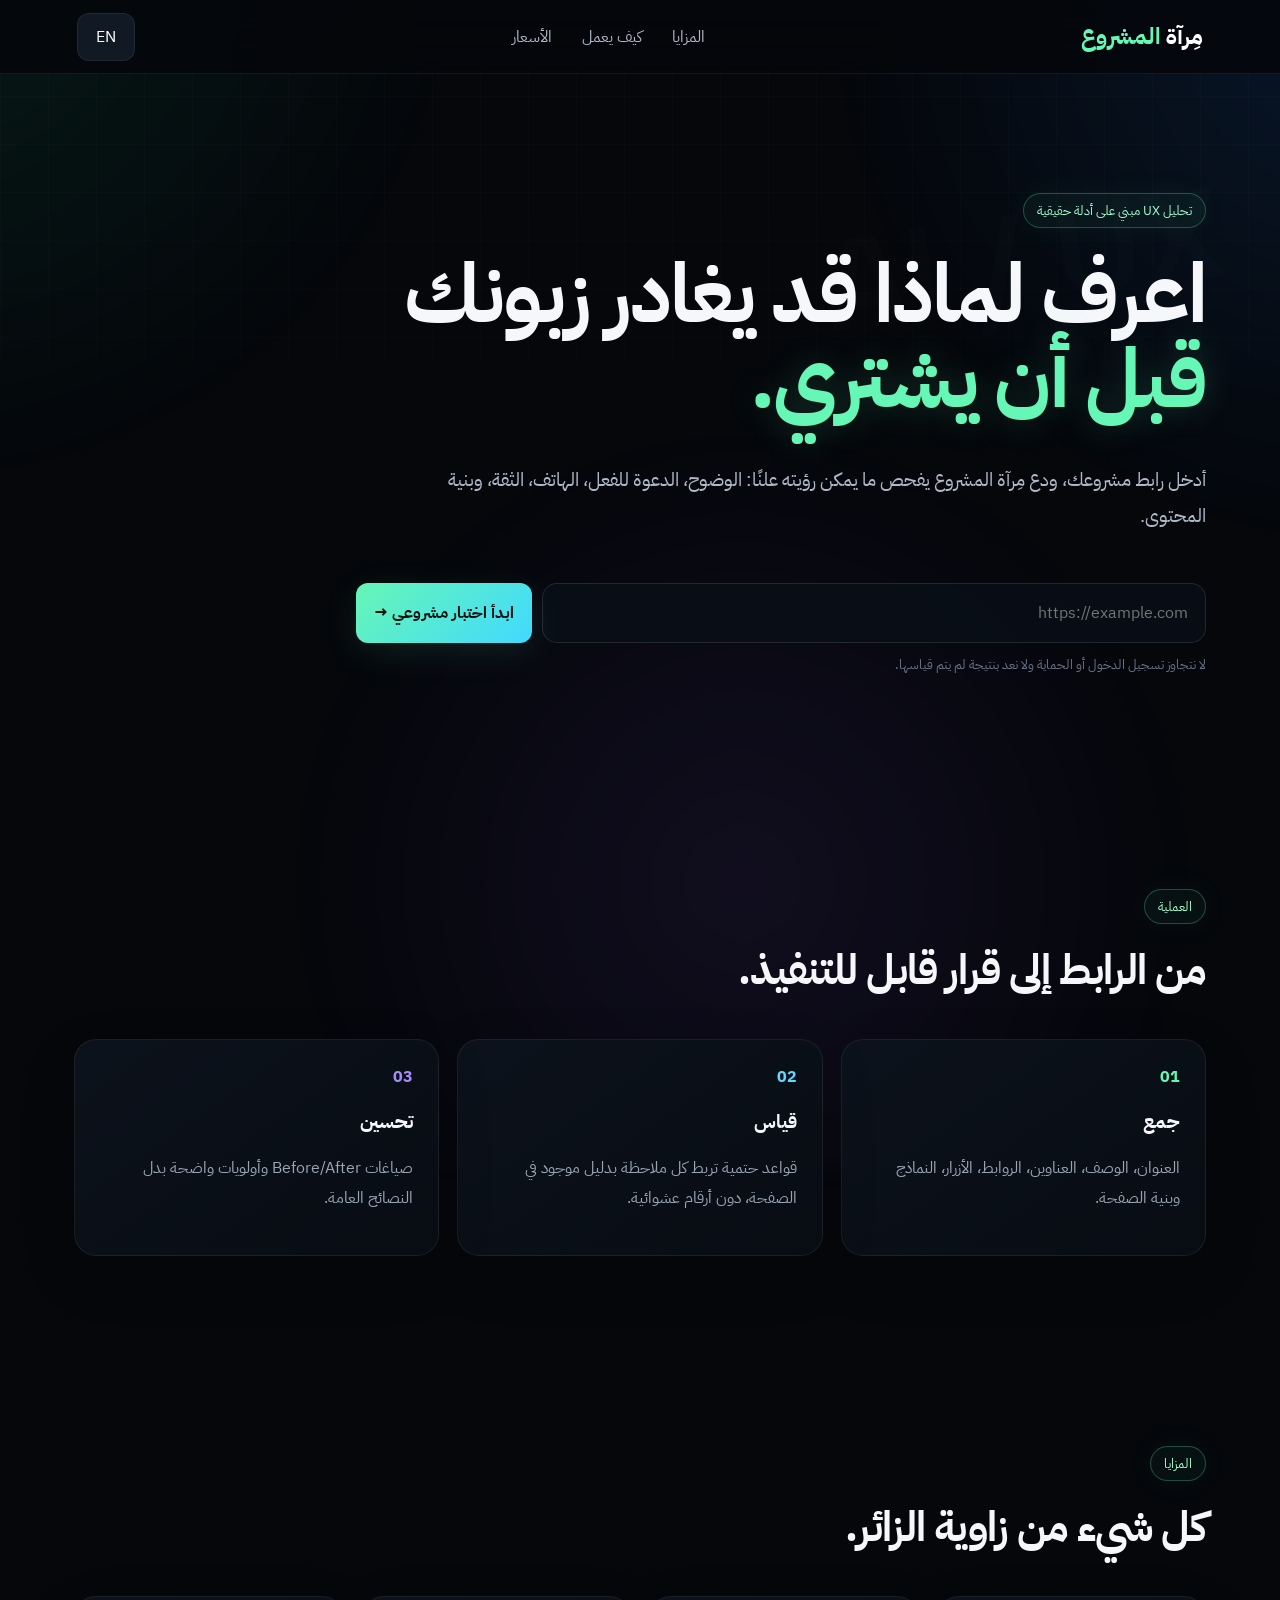
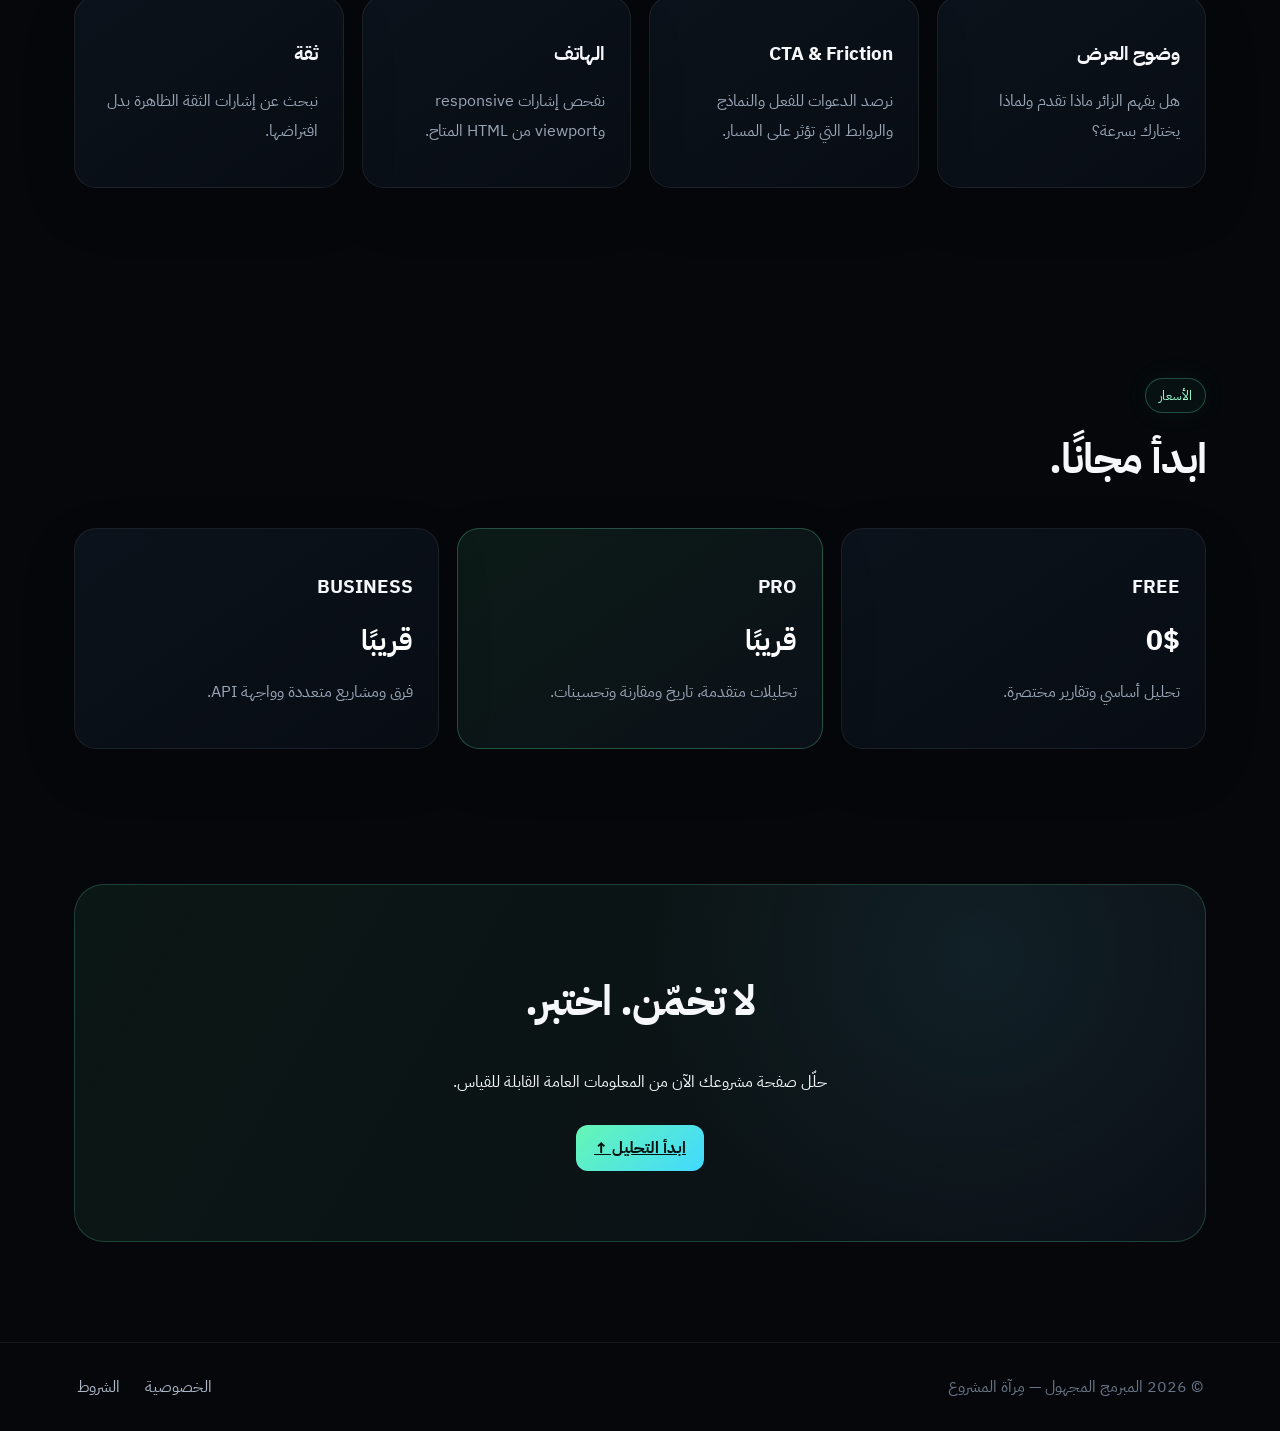
<file: index.html>
<!doctype html>
<html lang="ar" dir="rtl"><head><meta charset="UTF-8"><meta name="viewport" content="width=device-width,initial-scale=1"><meta name="description" content="مِرآة المشروع — تحليل تجربة المستخدم ووضوح العرض للمشاريع الرقمية."><meta property="og:title" content="مِرآة المشروع"><meta property="og:description" content="اعرف لماذا قد يغادر زبونك قبل أن يشتري."><title>مِرآة المشروع | المبرمج المجهول</title><link rel="stylesheet" href="./styles.css"></head>
<body><header><a class="brand" href="./">مِرآة <span>المشروع</span></a><nav><a href="#features">المزايا</a><a href="#workflow">كيف يعمل</a><a href="#pricing">الأسعار</a></nav><button id="lang">EN</button></header>
<main><section class="hero"><div class="badge">تحليل UX مبني على أدلة حقيقية</div><h1>اعرف لماذا قد يغادر زبونك <em>قبل أن يشتري.</em></h1><p>أدخل رابط مشروعك، ودع مِرآة المشروع يفحص ما يمكن رؤيته علنًا: الوضوح، الدعوة للفعل، الهاتف، الثقة، وبنية المحتوى.</p><form id="analyze"><input id="url" type="url" placeholder="https://example.com" required><button>ابدأ اختبار مشروعي <b>→</b></button></form><small>لا نتجاوز تسجيل الدخول أو الحماية ولا نعد بنتيجة لم يتم قياسها.</small></section>
<section id="result" class="result hidden"><div class="result-head"><div><span class="badge">تقرير التحليل</span><h2 id="siteTitle">—</h2><p id="siteUrl">—</p></div><button id="print">طباعة / PDF</button></div><div class="scores" id="scores"></div><div class="grid2"><div class="panel"><h3>المشاكل المكتشفة</h3><div id="issues"></div></div><div class="panel"><h3>الشخصيات الأكثر تأثرًا</h3><div id="personas"></div></div></div><div class="panel"><h3>اقتراحات Before / After</h3><div id="recommendations"></div></div></section>
<section id="workflow" class="section"><div><span class="badge">العملية</span><h2>من الرابط إلى قرار قابل للتنفيذ.</h2></div><div class="steps"><article><b>01</b><h3>جمع</h3><p>العنوان، الوصف، العناوين، الروابط، الأزرار، النماذج وبنية الصفحة.</p></article><article><b>02</b><h3>قياس</h3><p>قواعد حتمية تربط كل ملاحظة بدليل موجود في الصفحة، دون أرقام عشوائية.</p></article><article><b>03</b><h3>تحسين</h3><p>صياغات Before/After وأولويات واضحة بدل النصائح العامة.</p></article></div></section>
<section id="features" class="section"><span class="badge">المزايا</span><h2>كل شيء من زاوية الزائر.</h2><div class="cards"><article><h3>وضوح العرض</h3><p>هل يفهم الزائر ماذا تقدم ولماذا يختارك بسرعة؟</p></article><article><h3>CTA & Friction</h3><p>نرصد الدعوات للفعل والنماذج والروابط التي تؤثر على المسار.</p></article><article><h3>الهاتف</h3><p>نفحص إشارات responsive وviewport من HTML المتاح.</p></article><article><h3>ثقة</h3><p>نبحث عن إشارات الثقة الظاهرة بدل افتراضها.</p></article></div></section>
<section id="pricing" class="section pricing"><span class="badge">الأسعار</span><h2>ابدأ مجانًا.</h2><div class="cards"><article><h3>FREE</h3><strong>0$</strong><p>تحليل أساسي وتقارير مختصرة.</p></article><article class="featured"><h3>PRO</h3><strong>قريبًا</strong><p>تحليلات متقدمة، تاريخ ومقارنة وتحسينات.</p></article><article><h3>BUSINESS</h3><strong>قريبًا</strong><p>فرق ومشاريع متعددة وواجهة API.</p></article></div></section>
<section class="cta"><h2>لا تخمّن. اختبر.</h2><p>حلّل صفحة مشروعك الآن من المعلومات العامة القابلة للقياس.</p><a href="#" onclick="window.scrollTo({top:0,behavior:'smooth'});return false">ابدأ التحليل ↑</a></section></main><footer><span>© 2026 المبرمج المجهول — مِرآة المشروع</span><a href="./privacy.html">الخصوصية</a><a href="./terms.html">الشروط</a></footer><script src="./app.js"></script></body></html>
</file>
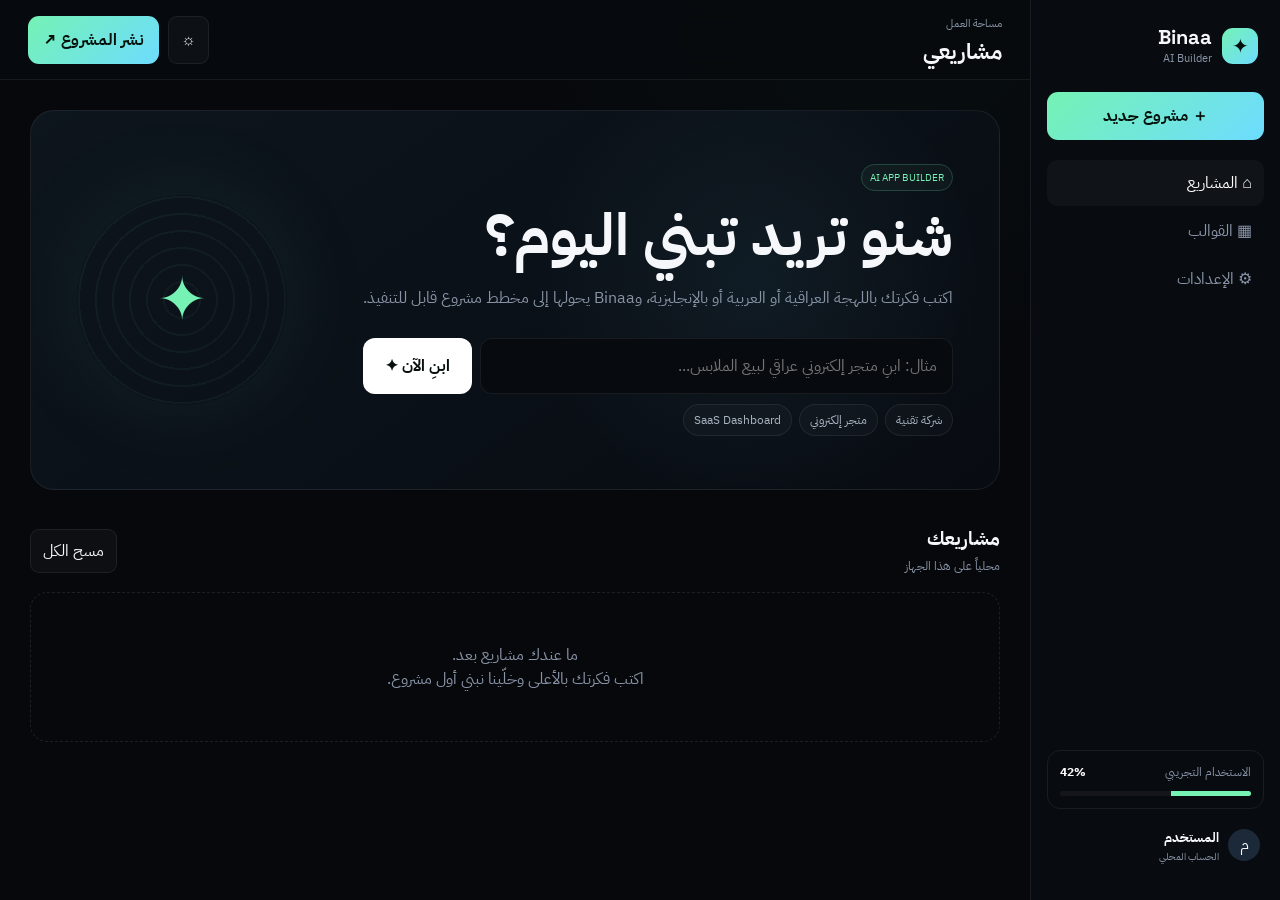
<file: builder/index.html>
<!doctype html>
<html lang="ar" dir="rtl"><head><meta charset="utf-8"><meta name="viewport" content="width=device-width,initial-scale=1"><meta name="description" content="Binaa AI — منصة لبناء المواقع والتطبيقات بالذكاء الاصطناعي"><title>Binaa AI — AI App Builder</title><link rel="stylesheet" href="./styles.css"></head>
<body>
<div class="shell">
<aside class="sidebar">
  <div class="logo"><span class="logo-mark">✦</span><div><b>Binaa</b><small>AI Builder</small></div></div>
  <button class="new" id="newProject">＋ مشروع جديد</button>
  <nav><button class="nav active" data-view="projects">⌂ المشاريع</button><button class="nav" data-view="templates">▦ القوالب</button><button class="nav" data-view="settings">⚙ الإعدادات</button></nav>
  <div class="side-bottom"><div class="usage"><span>الاستخدام التجريبي</span><b>42%</b><div class="bar"><i></i></div></div><div class="profile"><span class="avatar">م</span><div><b>المستخدم</b><small>الحساب المحلي</small></div></div></div>
</aside>
<main>
<header class="top"><div><span class="eyebrow">مساحة العمل</span><h1 id="pageTitle">مشاريعي</h1></div><div class="top-actions"><button class="icon" id="theme">☼</button><button class="publish" id="publish">نشر المشروع ↗</button></div></header>
<section id="projects" class="view active"><div class="hero-card"><div><span class="pill">AI APP BUILDER</span><h2>شنو تريد تبني اليوم؟</h2><p>اكتب فكرتك باللهجة العراقية أو العربية أو بالإنجليزية، وBinaa يحولها إلى مخطط مشروع قابل للتنفيذ.</p><div class="prompt-row"><input id="idea" placeholder="مثال: ابنِ متجر إلكتروني عراقي لبيع الملابس..."><button id="build">ابنِ الآن ✦</button></div><div class="suggestions"><button data-prompt="موقع شركة تقنية حديث بتصميم داكن">شركة تقنية</button><button data-prompt="متجر إلكتروني سريع للموبايل">متجر إلكتروني</button><button data-prompt="لوحة تحكم SaaS احترافية">SaaS Dashboard</button></div></div><div class="orb"><span>✦</span></div></div>
<div class="section-head"><div><h3>مشاريعك</h3><span>محلياً على هذا الجهاز</span></div><button class="ghost" id="clear">مسح الكل</button></div><div class="project-grid" id="projectGrid"></div></section>
<section id="templates" class="view"><div class="section-head"><div><h3>قوالب جاهزة</h3><span>ابدأ من نقطة أسرع</span></div></div><div class="template-grid" id="templateGrid"></div></section>
<section id="settings" class="view"><div class="settings-card"><h3>الإعدادات</h3><label>لغة الواجهة<select id="language"><option>العربية — RTL</option><option>English — LTR</option></select></label><label>وضع الذكاء الاصطناعي<select><option>Demo Mode — بدون مفتاح</option><option>Provider API — عبر البيئة</option></select></label><div class="notice">Binaa يعمل بوضع Demo افتراضياً. عند ربط مزود AI حقيقي، ضع المفتاح في متغيرات البيئة ولا تضعه داخل المتصفح.</div></div></section>
<section id="studio" class="studio view"><div class="studio-head"><button class="back" id="back">← المشاريع</button><div><b id="studioName">مشروع جديد</b><small id="studioStatus">جاهز للبناء</small></div><div class="studio-actions"><button>Code</button><button>Data</button><button>Logs</button><button class="publish">Publish</button></div></div><div class="workspace"><div class="chat panel"><div class="panel-title">المساعد <span class="live">● Demo</span></div><div class="messages" id="messages"></div><div class="composer"><textarea id="chatInput" rows="2" placeholder="اكتب تعديلاً... مثال: غيّر اللون للأخضر وأضف صفحة أسعار"></textarea><button id="send">↑</button></div></div><div class="preview panel"><div class="panel-title"><span>Preview</span><div class="device"><button class="selected">Desktop</button><button>Mobile</button></div></div><div class="browser"><div class="dots">● ● ●</div><div id="preview"></div></div></div><div class="files panel"><div class="panel-title">Files</div><div class="tree"><div>▾ 📁 src</div><div class="indent">◉ App.tsx</div><div class="indent">◉ components</div><div>▾ 📁 public</div><div class="indent">◉ favicon.svg</div><div>⚙ package.json</div><div>◇ README.md</div></div><div class="mini-log"><b>Activity</b><p>✓ Project initialized</p><p>✓ Demo preview generated</p><p>• Waiting for your next instruction</p></div></div></div></section>
</main></div><script src="./app.js"></script></body></html>
</file>
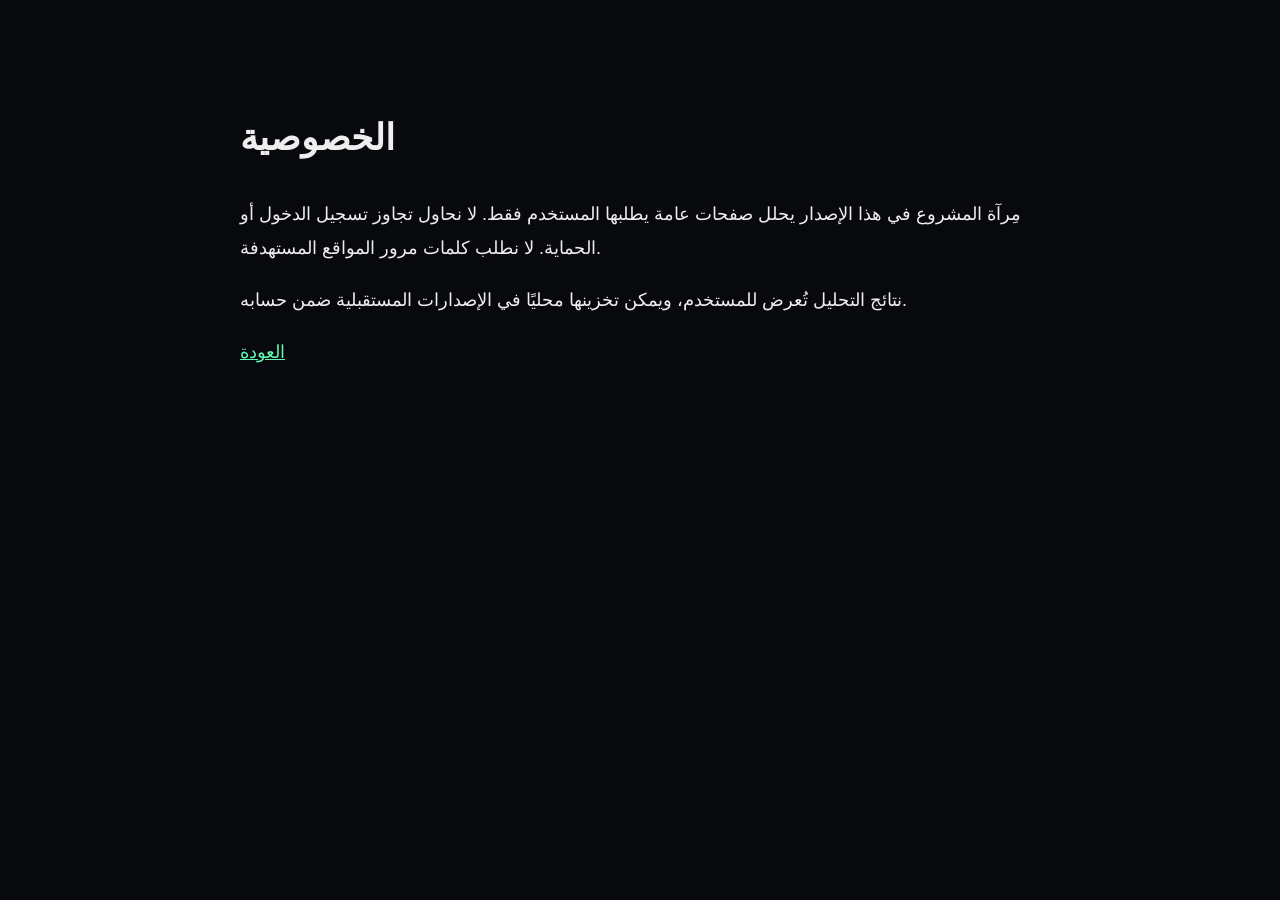
<file: privacy.html>
<!doctype html><meta charset="utf-8"><meta name="viewport" content="width=device-width,initial-scale=1"><title>الخصوصية | مِرآة المشروع</title><style>body{background:#07090d;color:#eee;font:18px Arial;line-height:1.9;max-width:800px;margin:60px auto;padding:20px}a{color:#63f6b2}</style><h1>الخصوصية</h1><p>مِرآة المشروع في هذا الإصدار يحلل صفحات عامة يطلبها المستخدم فقط. لا نحاول تجاوز تسجيل الدخول أو الحماية. لا نطلب كلمات مرور المواقع المستهدفة.</p><p>نتائج التحليل تُعرض للمستخدم، ويمكن تخزينها محليًا في الإصدارات المستقبلية ضمن حسابه.</p><a href="/">العودة</a>
</file>
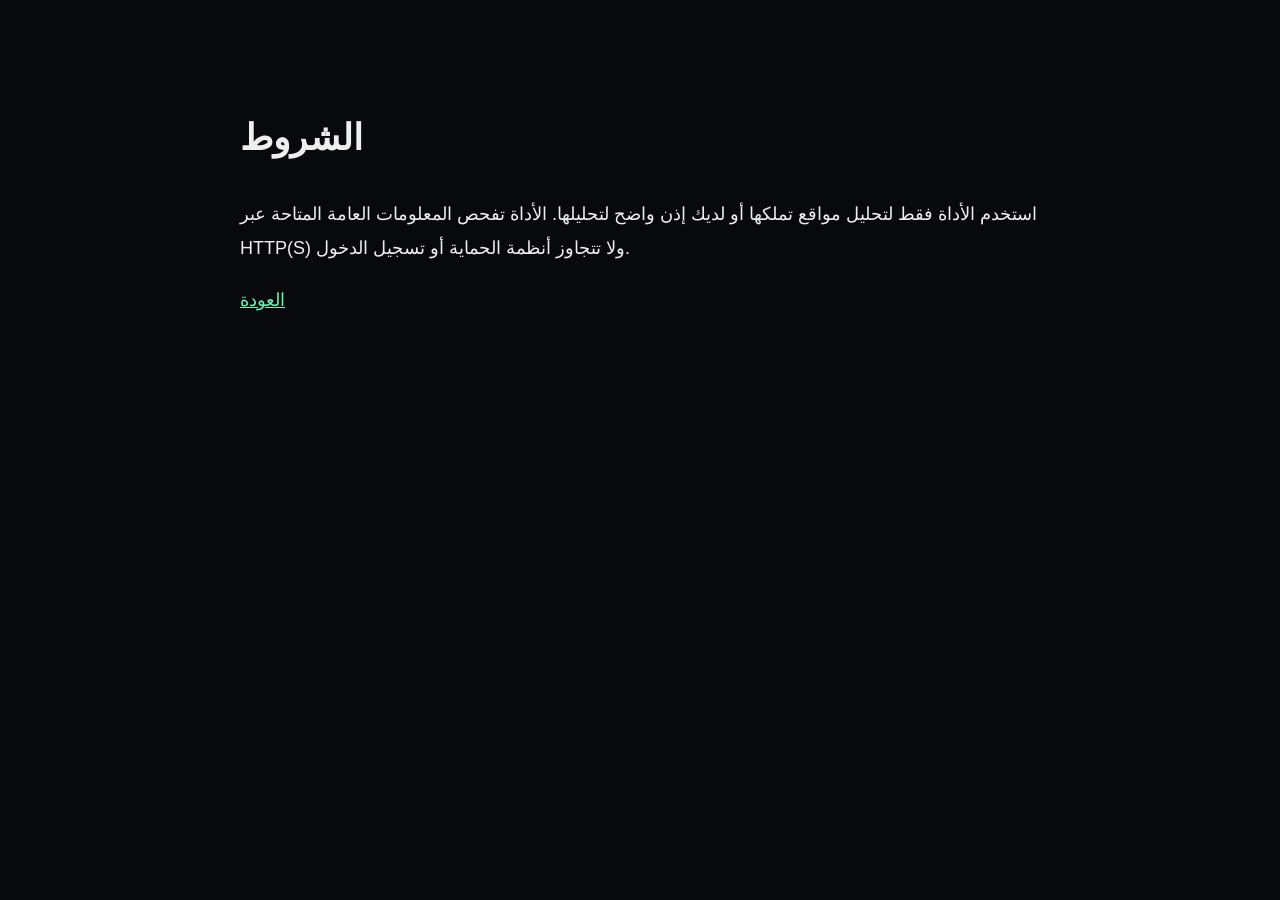
<file: terms.html>
<!doctype html><meta charset="utf-8"><meta name="viewport" content="width=device-width,initial-scale=1"><title>الشروط | مِرآة المشروع</title><style>body{background:#07090d;color:#eee;font:18px Arial;line-height:1.9;max-width:800px;margin:60px auto;padding:20px}a{color:#63f6b2}</style><h1>الشروط</h1><p>استخدم الأداة فقط لتحليل مواقع تملكها أو لديك إذن واضح لتحليلها. الأداة تفحص المعلومات العامة المتاحة عبر HTTP(S) ولا تتجاوز أنظمة الحماية أو تسجيل الدخول.</p><a href="/">العودة</a>
</file>
<file: styles.css>
@import url('https://fonts.googleapis.com/css2?family=IBM+Plex+Sans+Arabic:wght@400;500;600;700&family=Space+Grotesk:wght@500;600;700&display=swap');
:root{--bg:#05070b;--panel:#0b1018;--panel2:#101722;--text:#f5f7fb;--muted:#9ba7b7;--line:#ffffff12;--green:#66f6b5;--cyan:#63d8ff;--purple:#a78bfa;--pink:#ff79c6}
*{box-sizing:border-box}html{scroll-behavior:smooth}body{margin:0;background:var(--bg);color:var(--text);font-family:'IBM Plex Sans Arabic',sans-serif;overflow-x:hidden}
body:before{content:'';position:fixed;inset:-30%;z-index:-2;background:radial-gradient(circle at 15% 15%,#0c6b4d33,transparent 25%),radial-gradient(circle at 85% 20%,#1555a333,transparent 25%),radial-gradient(circle at 55% 80%,#6339a522,transparent 28%);filter:blur(10px)}
body:after{content:'';position:fixed;inset:0;z-index:-1;pointer-events:none;background-image:linear-gradient(#ffffff05 1px,transparent 1px),linear-gradient(90deg,#ffffff05 1px,transparent 1px);background-size:48px 48px;mask-image:linear-gradient(to bottom,#000,transparent 80%)}
header{height:74px;display:flex;align-items:center;justify-content:space-between;padding:0 max(24px,6vw);border-bottom:1px solid var(--line);position:sticky;top:0;background:#05070bd9;backdrop-filter:blur(20px);z-index:10}
.brand{font-size:23px;font-weight:700;color:#fff;text-decoration:none}.brand span{color:var(--green)}nav{display:flex;gap:30px}nav a,footer a{color:#aeb8c7;text-decoration:none;transition:.2s}nav a:hover,footer a:hover{color:#fff}
button,.cta a{border:1px solid var(--line);background:#111925;color:#fff;padding:11px 18px;border-radius:12px;cursor:pointer;font:inherit;transition:.2s}.lang:hover{border-color:#63d8ff66}
main{max-width:1180px;margin:auto;padding:0 24px}.hero{min-height:720px;display:flex;flex-direction:column;justify-content:center;max-width:980px;padding:90px 0;position:relative}.hero:before{content:'AI / UX';position:absolute;right:-20px;top:120px;font:700 130px/1 'Space Grotesk';color:#ffffff03;transform:rotate(-8deg)}
.badge{display:inline-flex;width:max-content;border:1px solid #66f6b544;background:#66f6b50b;color:#9fffd0;border-radius:999px;padding:7px 13px;font-size:13px;box-shadow:0 0 30px #66f6b50d}
.hero h1{font-size:clamp(44px,7vw,82px);line-height:1.04;letter-spacing:-2px;margin:24px 0 20px;max-width:900px}.hero h1 em{color:var(--green);font-style:normal;text-shadow:0 0 35px #66f6b533}.hero p{font-size:19px;line-height:1.9;color:#aeb8c7;max-width:780px}
.hero form{display:flex;gap:10px;margin:30px 0 12px;max-width:850px}.hero input{flex:1;min-width:0;background:#0a1018dd;border:1px solid #ffffff1c;border-radius:15px;padding:17px;color:#fff;font:inherit;outline:none}.hero input:focus{border-color:#66f6b566;box-shadow:0 0 0 4px #66f6b50d}.hero form button{background:linear-gradient(135deg,var(--green),#42d9ff);color:#04100c;font-weight:700;border:0;box-shadow:0 10px 35px #66f6b51a}.hero form button:hover{transform:translateY(-2px);box-shadow:0 14px 40px #66f6b52a}.hero small{color:#697586}
.section{padding:95px 0}.section h2,.cta h2{font-size:42px;margin:14px 0 38px;letter-spacing:-1px}.steps,.cards{display:grid;grid-template-columns:repeat(3,1fr);gap:18px}.cards{grid-template-columns:repeat(4,1fr)}
article,.panel{background:linear-gradient(145deg,#0c121b,#080d14);border:1px solid var(--line);border-radius:22px;padding:25px;box-shadow:0 20px 60px #0000001a;transition:.25s}article:hover{transform:translateY(-5px);border-color:#ffffff22;box-shadow:0 25px 70px #00000035}article b{color:var(--green)}article p,.panel p{color:#9aa6b6;line-height:1.85}
.steps article:nth-child(2) b{color:var(--cyan)}.steps article:nth-child(3) b{color:var(--purple)}.pricing .cards{grid-template-columns:repeat(3,1fr)}.featured{border-color:#66f6b544;background:linear-gradient(145deg,#0c1b17,#0b1018)}.featured strong{color:var(--green)}.featured strong,article strong{display:block;font-size:28px;margin:12px 0;color:#fff}
.cta{margin:40px 0 100px;padding:70px;border:1px solid #66f6b533;border-radius:30px;background:radial-gradient(circle at 80% 20%,#63d8ff12,transparent 35%),linear-gradient(120deg,#0b1714,#0b1017);text-align:center}.cta a{display:inline-block;margin-top:15px;background:linear-gradient(135deg,var(--green),#42d9ff);color:#04100c;border:0;font-weight:700}
.result{margin:30px 0 70px}.hidden{display:none}.result-head{display:flex;justify-content:space-between;align-items:center;margin-bottom:20px}.result-head h2{margin:10px 0 0}.scores{display:grid;grid-template-columns:repeat(6,1fr);gap:10px;margin-bottom:18px}.score{padding:18px;background:#0c1118;border:1px solid var(--line);border-radius:16px}.score b{font-size:30px;display:block}.score span{color:#8793a2;font-size:13px}.grid2{display:grid;grid-template-columns:1.4fr .8fr;gap:16px;margin-bottom:16px}.issue,.rec,.persona{padding:15px 0;border-bottom:1px solid var(--line)}.issue:last-child,.rec:last-child,.persona:last-child{border:0}.issue h4,.rec h4{margin:0 0 5px}.critical{color:#ff8f8f}.important{color:#ffd28a}.good{color:#7df2ae}.meta{color:#718092;font-size:13px}
footer{padding:32px 6vw;border-top:1px solid var(--line);display:flex;gap:25px;color:#697586}footer span{margin-left:auto}
@media(max-width:800px){nav{display:none}.hero{min-height:620px;padding-top:70px}.hero h1{letter-spacing:-1px}.hero form{flex-direction:column}.steps,.cards,.pricing .cards,.grid2{grid-template-columns:1fr}.scores{grid-template-columns:repeat(2,1fr)}.result-head{align-items:flex-start;gap:12px;flex-direction:column}.section h2,.cta h2{font-size:32px}.cta{padding:45px 24px}footer{flex-wrap:wrap}footer span{margin:0;width:100%}}
</file>
<file: builder/styles.css>
@import url('https://fonts.googleapis.com/css2?family=IBM+Plex+Sans+Arabic:wght@400;500;600;700&family=Space+Grotesk:wght@500;600;700&display=swap');
:root{--bg:#06080c;--panel:#0c1118;--panel2:#111824;--line:#ffffff12;--text:#f5f7fb;--muted:#8995a7;--accent:#75f2b4;--cyan:#6ddcff;--danger:#ff7f8e}*{box-sizing:border-box}body{margin:0;background:radial-gradient(circle at 70% 0,#12352822,transparent 30%),var(--bg);color:var(--text);font-family:'IBM Plex Sans Arabic',sans-serif}button,input,textarea,select{font:inherit}button{cursor:pointer;color:inherit}.shell{display:flex;min-height:100vh}.sidebar{width:250px;border-left:1px solid var(--line);padding:20px 16px;display:flex;flex-direction:column;background:#080b10}.logo{display:flex;gap:10px;align-items:center;margin:4px 6px 25px}.logo-mark{width:36px;height:36px;display:grid;place-items:center;border-radius:11px;background:linear-gradient(135deg,var(--accent),var(--cyan));color:#04100b;font-size:20px}.logo b{display:block;font:700 20px 'Space Grotesk'}.logo small,.profile small{display:block;color:var(--muted);font-size:11px}.new,.publish{border:0;background:linear-gradient(135deg,var(--accent),var(--cyan));color:#04110b;padding:12px 15px;border-radius:11px;font-weight:700}.new{width:100%;margin-bottom:18px}.nav{display:block;width:100%;text-align:right;background:transparent;border:0;padding:11px 12px;border-radius:10px;color:var(--muted);margin:2px 0}.nav.active,.nav:hover{background:#ffffff08;color:#fff}.side-bottom{margin-top:auto}.usage{border:1px solid var(--line);border-radius:13px;padding:12px;color:var(--muted);font-size:12px}.usage b{float:left;color:#fff}.bar{height:5px;background:#ffffff0c;border-radius:9px;margin-top:10px;overflow:hidden}.bar i{display:block;width:42%;height:100%;background:var(--accent)}.profile{display:flex;align-items:center;gap:9px;padding:16px 4px}.avatar{width:32px;height:32px;border-radius:50%;display:grid;place-items:center;background:#1c2938}.profile b{font-size:13px}.profile small{font-size:10px}main{flex:1;min-width:0}.top{height:80px;border-bottom:1px solid var(--line);display:flex;align-items:center;justify-content:space-between;padding:0 28px;background:#070a0ee8;backdrop-filter:blur(15px)}.eyebrow{font-size:11px;color:var(--muted)}h1{font-size:22px;margin:1px 0}.top-actions{display:flex;gap:9px}.icon,.ghost,.back,.studio-actions button,.device button{background:#ffffff08;border:1px solid var(--line);border-radius:9px;padding:9px 12px}.view{display:none;padding:30px;max-width:1500px;margin:auto}.view.active{display:block}.hero-card{min-height:380px;border:1px solid #ffffff12;border-radius:24px;padding:46px;display:flex;align-items:center;justify-content:space-between;overflow:hidden;background:radial-gradient(circle at 75% 45%,#6ddcff10,transparent 30%),linear-gradient(145deg,#0d151d,#080c12)}.pill,.live{font-size:10px;color:var(--accent);border:1px solid #75f2b433;background:#75f2b40a;padding:5px 8px;border-radius:99px}.hero-card h2{font-size:clamp(34px,5vw,58px);margin:18px 0 10px;line-height:1.05}.hero-card p{color:var(--muted);max-width:680px;line-height:1.9}.prompt-row{display:flex;gap:8px;max-width:750px;margin-top:25px}.prompt-row input{flex:1;background:#070a0e;border:1px solid var(--line);border-radius:12px;padding:15px;color:#fff;outline:0}.prompt-row input:focus{border-color:#75f2b455}.prompt-row button{border:0;border-radius:12px;padding:0 22px;background:#fff;color:#07100b;font-weight:700}.suggestions{display:flex;gap:7px;margin-top:10px;flex-wrap:wrap}.suggestions button{background:#ffffff06;border:1px solid var(--line);border-radius:99px;padding:6px 10px;color:#aab4c2;font-size:12px}.orb{width:210px;height:210px;border-radius:50%;display:grid;place-items:center;background:radial-gradient(circle,#75f2b433 0 5%,transparent 6%),repeating-radial-gradient(circle,#75f2b40c 0 2px,transparent 2px 17px);box-shadow:0 0 100px #75f2b414}.orb span{font-size:60px;color:var(--accent)}.section-head{display:flex;justify-content:space-between;align-items:center;margin:35px 0 15px}.section-head h3{margin:0}.section-head span{font-size:12px;color:var(--muted)}.project-grid,.template-grid{display:grid;grid-template-columns:repeat(auto-fill,minmax(230px,1fr));gap:14px}.project-card,.template{border:1px solid var(--line);background:linear-gradient(145deg,#0d131b,#090d13);border-radius:17px;padding:18px;min-height:160px;transition:.2s}.project-card:hover,.template:hover{transform:translateY(-3px);border-color:#ffffff25}.project-card h4,.template h4{margin:12px 0 7px}.project-card p,.template p{color:var(--muted);font-size:12px;line-height:1.7}.card-actions{display:flex;gap:7px;margin-top:15px}.card-actions button{border:1px solid var(--line);background:#ffffff07;border-radius:8px;padding:7px 10px;font-size:12px}.empty{text-align:center;padding:50px;color:var(--muted);border:1px dashed #ffffff18;border-radius:17px;grid-column:1/-1}.settings-card{max-width:700px;border:1px solid var(--line);border-radius:18px;padding:25px;background:var(--panel)}label{display:block;margin:20px 0;color:#d7dce4}select{display:block;width:100%;margin-top:8px;background:#080c12;border:1px solid var(--line);color:#fff;padding:12px;border-radius:9px}.notice{border:1px solid #6ddcff22;background:#6ddcff08;color:#9aa7b6;border-radius:10px;padding:13px;line-height:1.8;font-size:13px}.studio{padding:0;max-width:none;height:calc(100vh - 80px)}.studio-head{height:64px;border-bottom:1px solid var(--line);display:flex;align-items:center;gap:16px;padding:0 16px}.studio-head small{display:block;color:var(--muted);font-size:10px}.studio-actions{margin-right:auto;display:flex;gap:5px}.workspace{height:calc(100% - 64px);display:grid;grid-template-columns:300px minmax(0,1fr) 250px;gap:1px;background:var(--line)}.panel{background:#080c12;min-width:0}.panel-title{height:48px;border-bottom:1px solid var(--line);display:flex;align-items:center;justify-content:space-between;padding:0 13px;font-size:12px;font-weight:700}.messages{height:calc(100% - 115px);overflow:auto;padding:14px}.msg{padding:10px 12px;border-radius:12px;margin:7px 0;font-size:12px;line-height:1.7;white-space:pre-wrap}.msg.ai{background:#ffffff06;border:1px solid var(--line)}.msg.user{background:#75f2b410;border:1px solid #75f2b422}.composer{padding:10px;border-top:1px solid var(--line);display:flex;gap:6px}.composer textarea{flex:1;resize:none;background:#0b1017;border:1px solid var(--line);border-radius:9px;color:#fff;padding:9px;outline:0}.composer button{width:40px;border:0;border-radius:9px;background:var(--accent);color:#06120c}.preview{display:flex;flex-direction:column}.browser{margin:18px;border:1px solid var(--line);border-radius:14px;overflow:hidden;background:#f5f7fa;flex:1}.dots{height:32px;padding:8px 12px;background:#e9edf2;color:#9aa4af;font-size:8px;letter-spacing:3px}.site-preview{height:100%;padding:45px;background:linear-gradient(145deg,#f8fbff,#eaf7f2);color:#13201b}.site-preview .tag{display:inline-block;background:#d6fae8;color:#087449;padding:6px 10px;border-radius:99px;font-size:10px}.site-preview h2{font:700 42px/1.05 'Space Grotesk';max-width:600px;margin:20px 0 10px}.site-preview p{max-width:550px;color:#53615b;line-height:1.7}.fake-btn{display:inline-block;background:#0d7d50;color:#fff;border-radius:9px;padding:11px 16px;margin-top:8px}.tree{padding:15px;font:12px/2.2 ui-monospace,monospace;color:#aab4c2}.indent{padding-right:18px}.mini-log{margin:10px;padding:12px;border-top:1px solid var(--line);color:#7f8a9b;font-size:11px}.mini-log b{color:#fff}.mini-log p{margin:5px 0}.device{display:flex;gap:4px}.device button{padding:5px 8px;font-size:9px}.device .selected{background:#fff;color:#111}@media(max-width:900px){.sidebar{width:70px;padding:15px 8px}.logo div,.new,.nav{font-size:0}.nav{text-align:center}.nav:first-letter{font-size:17px}.usage,.profile div{display:none}.workspace{grid-template-columns:1fr}.chat,.files{display:none}.orb{display:none}.hero-card{padding:30px}.studio-actions{display:none}}@media(max-width:620px){.sidebar{display:none}.view{padding:18px}.hero-card{min-height:0}.prompt-row{flex-direction:column}.prompt-row button{padding:13px}.top{padding:0 16px}.top .publish{display:none}}
</file>
